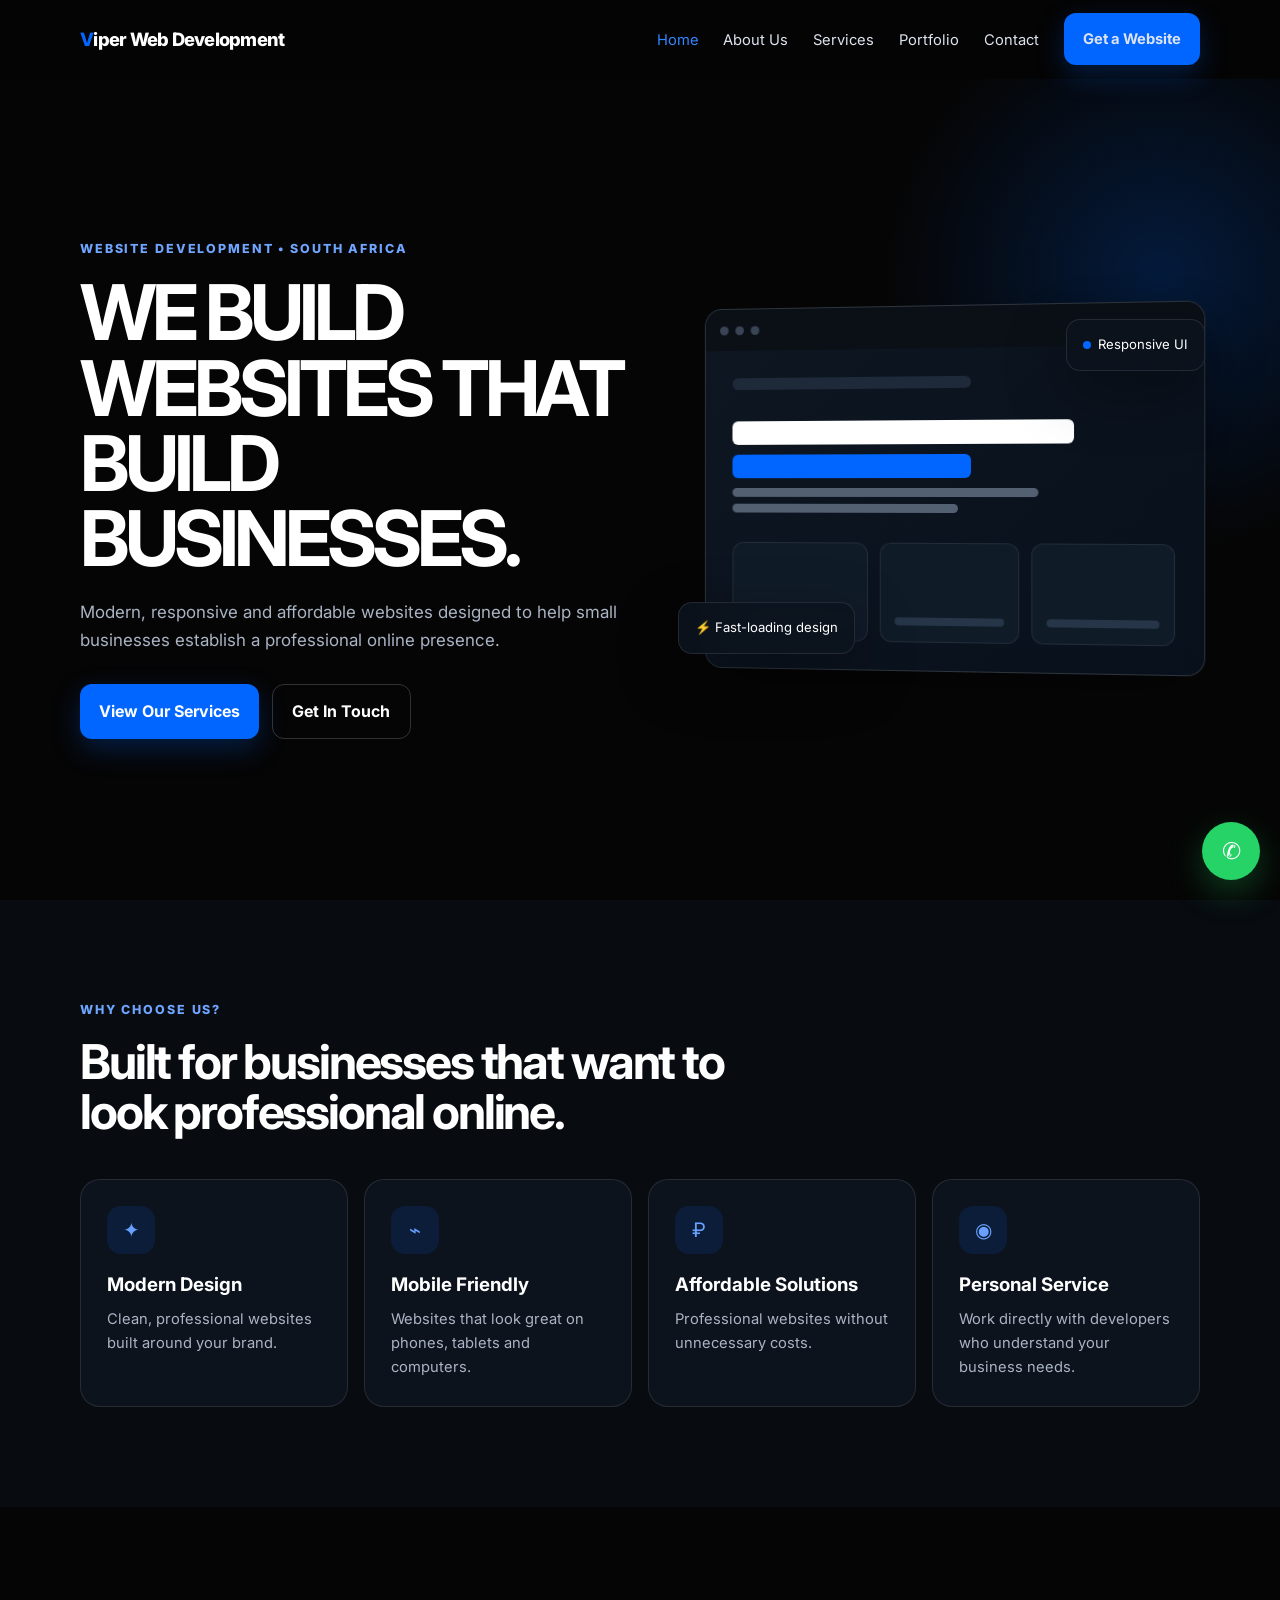
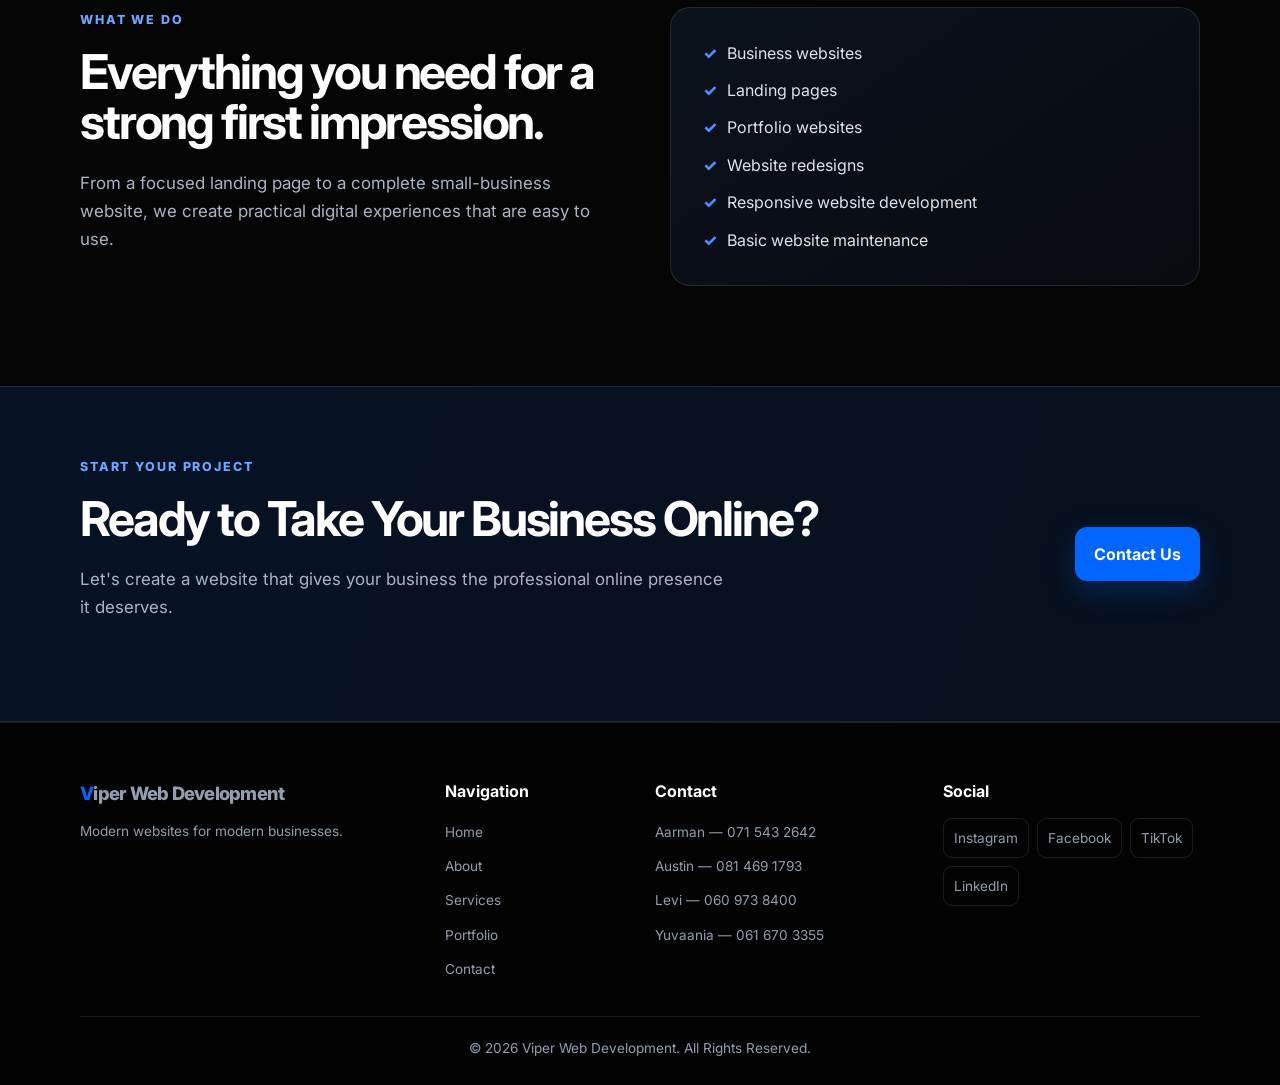
<file: index.html>
<!doctype html>
<html lang="en">
<head>
<meta charset="utf-8"><meta name="viewport" content="width=device-width,initial-scale=1">
<title>Modern Websites That Build Businesses | Viper Web Development</title>
<meta name="description" content="Modern, responsive and affordable website development for small businesses, startups, entrepreneurs and individuals.">
<meta property="og:title" content="Modern Websites That Build Businesses | Viper Web Development"><meta property="og:description" content="Modern, responsive and affordable website development for small businesses, startups, entrepreneurs and individuals.">
<meta property="og:type" content="website">
<link rel="stylesheet" href="styles.css">
</head>
<body>
<header class="site-header">
  <div class="container nav">
    <a class="logo" href="index.html"><span>V</span>iper Web Development</a>
    <button class="menu-toggle" aria-label="Open navigation" aria-expanded="false">☰</button>
    <ul class="nav-links">
      <li><a data-page href="index.html">Home</a></li>
      <li><a data-page href="about.html">About Us</a></li>
      <li><a data-page href="services.html">Services</a></li>
      <li><a data-page href="portfolio.html">Portfolio</a></li>
      <li><a data-page href="contact.html">Contact</a></li>
      <li><a class="btn btn-primary" href="contact.html">Get a Website</a></li>
    </ul>
  </div>
</header>
<main><section class="hero"><div class="container hero-grid">
<div class="reveal hero-copy"><div class="eyebrow">Website Development • South Africa</div><h1>WE BUILD WEBSITES THAT BUILD BUSINESSES.</h1><p>Modern, responsive and affordable websites designed to help small businesses establish a professional online presence.</p><div class="actions"><a class="btn btn-primary" href="./services.html">View Our Services</a><a class="btn btn-outline" href="./contact.html">Get In Touch</a></div></div>
<div class="visual reveal"><div class="browser"><div class="browser-top"><span class="dot"></span><span class="dot"></span><span class="dot"></span></div><div class="browser-body"><div class="mock-nav"></div><div class="mock-title"></div><div class="mock-title blue"></div><div class="mock-copy"></div><div class="mock-copy" style="width:52%"></div><div class="mock-grid"><div class="mock-card"></div><div class="mock-card"></div><div class="mock-card"></div></div></div></div><div class="float-card fc1"><span class="blue-dot"></span>Responsive UI</div><div class="float-card fc2">⚡ Fast-loading design</div></div>
</div></section>
<section class="section alt"><div class="container"><div class="section-head reveal"><div class="eyebrow">Why choose us?</div><h2>Built for businesses that want to look professional online.</h2></div>
<div class="grid-4">
<div class="card reveal"><div class="icon">✦</div><h3>Modern Design</h3><p>Clean, professional websites built around your brand.</p></div>
<div class="card reveal"><div class="icon">⌁</div><h3>Mobile Friendly</h3><p>Websites that look great on phones, tablets and computers.</p></div>
<div class="card reveal"><div class="icon">₽</div><h3>Affordable Solutions</h3><p>Professional websites without unnecessary costs.</p></div>
<div class="card reveal"><div class="icon">◉</div><h3>Personal Service</h3><p>Work directly with developers who understand your business needs.</p></div>
</div></div></section>
<section class="section"><div class="container split"><div class="reveal"><div class="eyebrow">What we do</div><h2>Everything you need for a strong first impression.</h2><p class="lead">From a focused landing page to a complete small-business website, we create practical digital experiences that are easy to use.</p></div><div class="check-panel reveal"><ul class="list"><li>Business websites</li><li>Landing pages</li><li>Portfolio websites</li><li>Website redesigns</li><li>Responsive website development</li><li>Basic website maintenance</li></ul></div></div></section>
<section class="cta"><div class="container cta-inner"><div><div class="eyebrow">Start your project</div><h2>Ready to Take Your Business Online?</h2><p class="lead">Let's create a website that gives your business the professional online presence it deserves.</p></div><a class="btn btn-primary" href="contact.html">Contact Us</a></div></section></main>
<a class="whatsapp" href="https://wa.me/27715432642?text=Hi%2C%20I%20would%20like%20to%20enquire%20about%20getting%20a%20website%20for%20my%20business." target="_blank" rel="noopener" aria-label="Chat on WhatsApp">✆</a>
<footer>
  <div class="container">
    <div class="footer-grid">
      <div><a class="logo" href="index.html"><span>V</span>iper Web Development</a><p style="margin-top:12px">Modern websites for modern businesses.</p></div>
      <div><h4>Navigation</h4><ul class="footer-links"><li><a href="index.html">Home</a></li><li><a href="about.html">About</a></li><li><a href="services.html">Services</a></li><li><a href="portfolio.html">Portfolio</a></li><li><a href="contact.html">Contact</a></li></ul></div>
      <div><h4>Contact</h4><ul class="footer-links"><li><a href="tel:+27715432642">Aarman — 071 543 2642</a></li><li><a href="tel:+27814691793">Austin — 081 469 1793</a></li><li><a href="tel:+27609738400">Levi — 060 973 8400</a></li><li><a href="tel:+27616703355">Yuvaania — 061 670 3355</a></li></ul></div>
      <div><h4>Social</h4><div class="socials"><a href="#" aria-label="Instagram placeholder">Instagram</a><a href="#" aria-label="Facebook placeholder">Facebook</a><a href="#" aria-label="TikTok placeholder">TikTok</a><a href="#" aria-label="LinkedIn placeholder">LinkedIn</a></div></div>
    </div>
    <div class="copyright"><p>© 2026 <span data-company>Viper Web Development</span>. All Rights Reserved.</p></div>
  </div>
</footer>
<script src="script.js"></script>
</body></html>
</file>
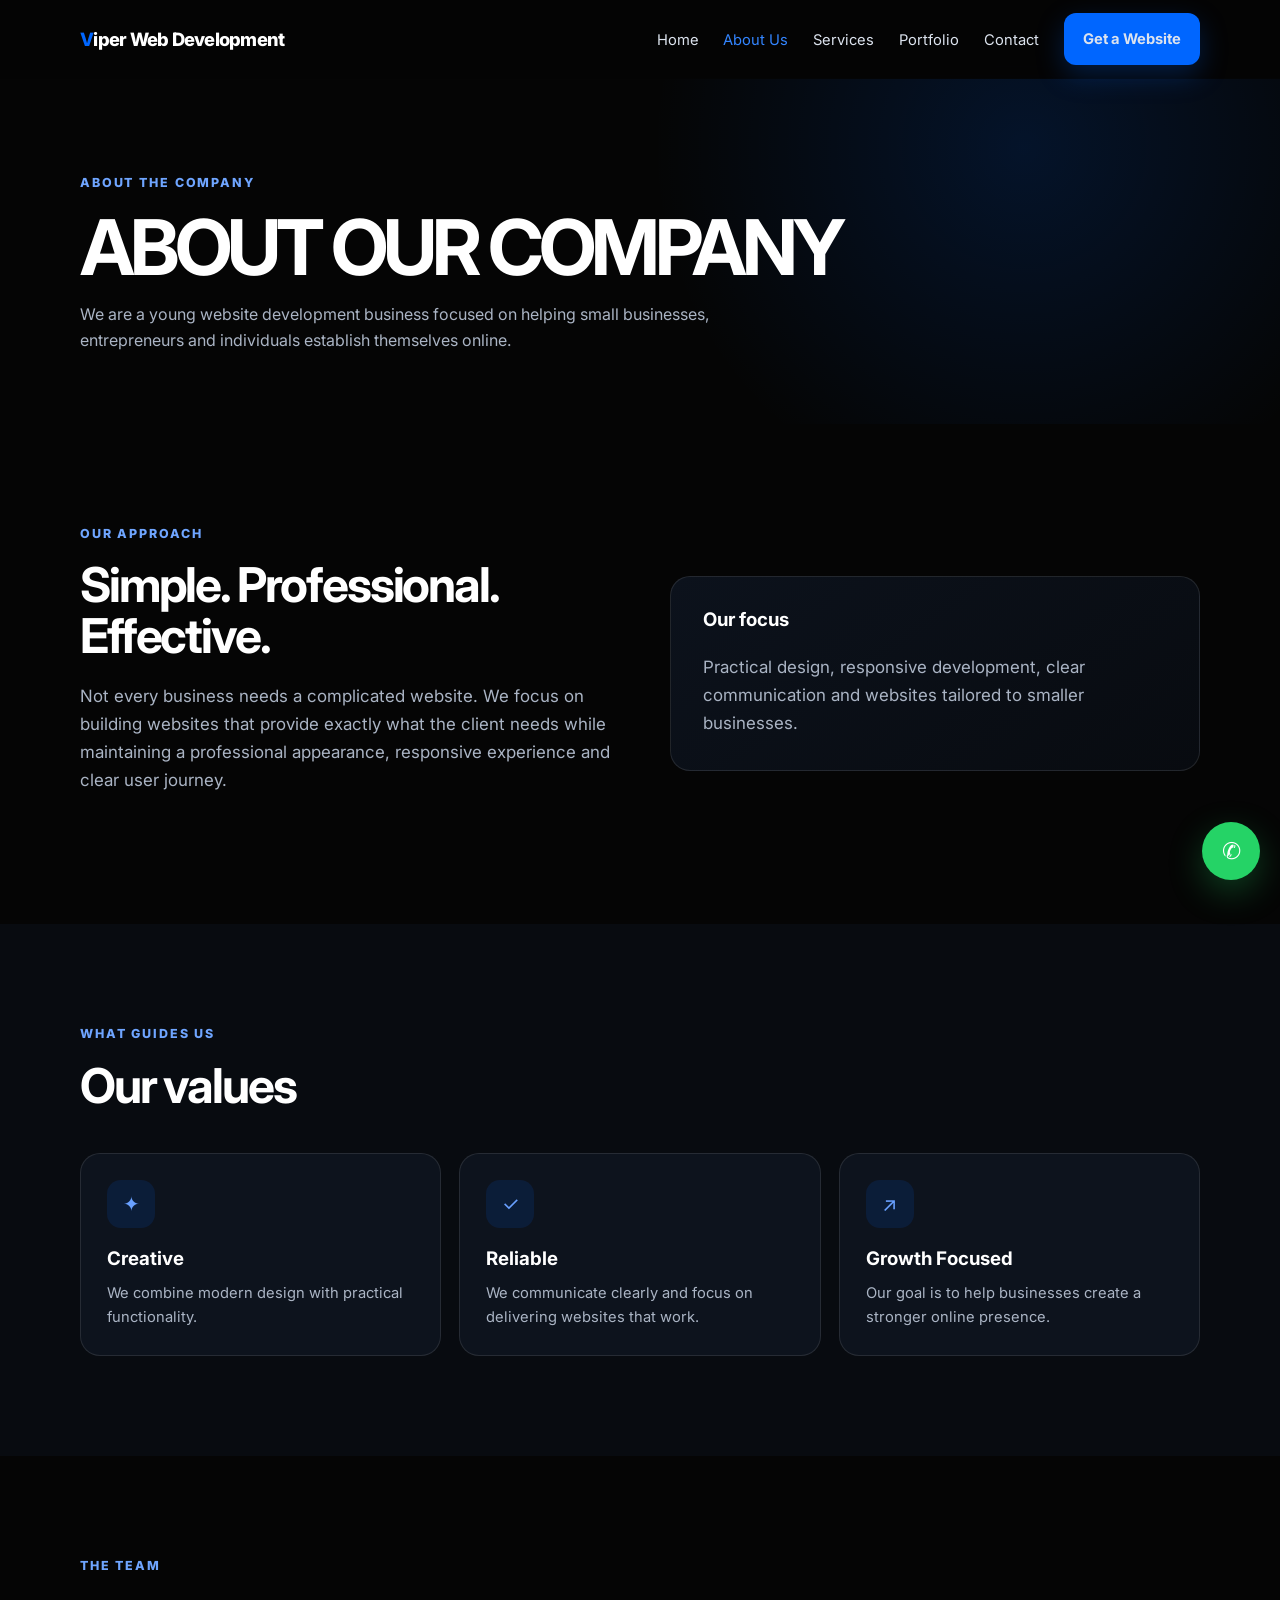
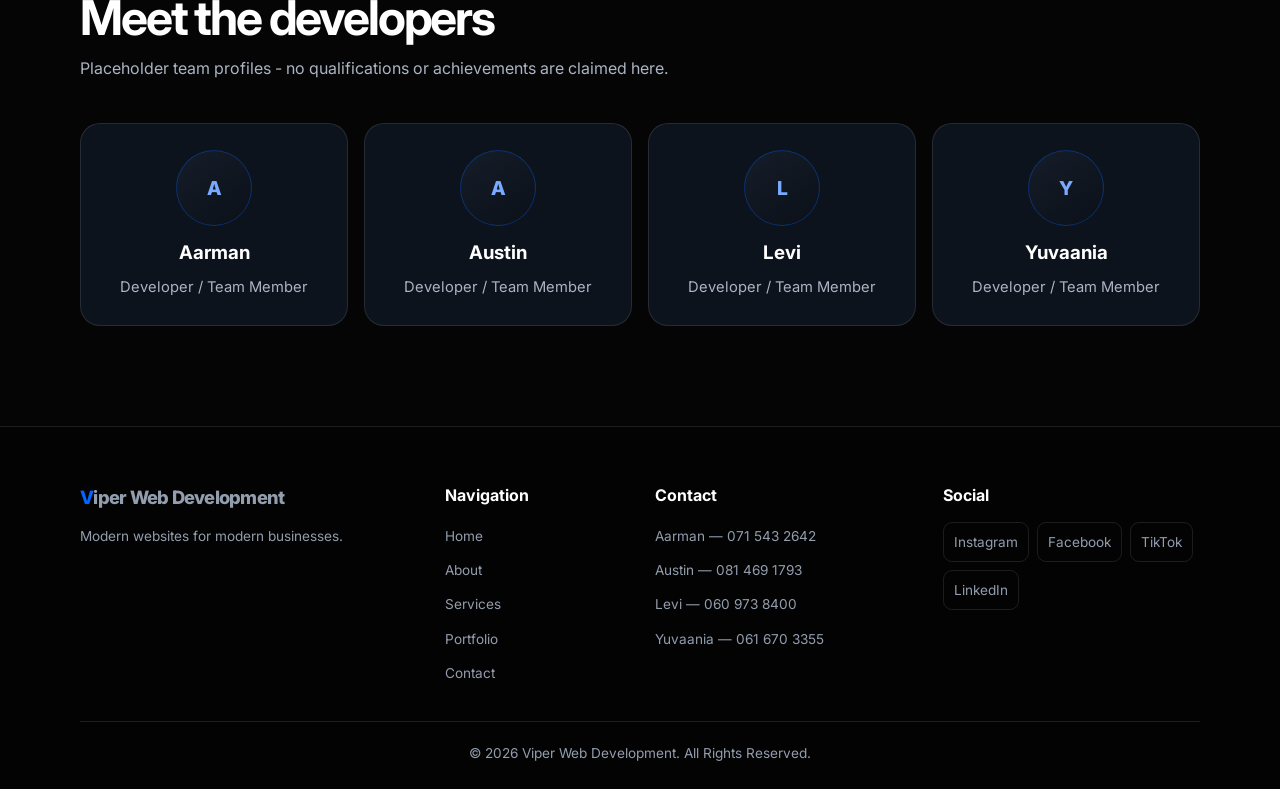
<file: about.html>
<!doctype html>
<html lang="en">
<head>
<meta charset="utf-8"><meta name="viewport" content="width=device-width,initial-scale=1">
<title>About Us | Viper Web Development</title>
<meta name="description" content="Learn about Viper Web Development and our approach to simple, professional and effective websites.">
<meta property="og:title" content="About Us | Viper Web Development"><meta property="og:description" content="Learn about Viper Web Development and our approach to simple, professional and effective websites.">
<meta property="og:type" content="website">
<link rel="stylesheet" href="styles.css">
</head>
<body>
<header class="site-header">
  <div class="container nav">
    <a class="logo" href="index.html"><span>V</span>iper Web Development</a>
    <button class="menu-toggle" aria-label="Open navigation" aria-expanded="false">☰</button>
    <ul class="nav-links">
      <li><a data-page href="index.html">Home</a></li>
      <li><a data-page href="about.html">About Us</a></li>
      <li><a data-page href="services.html">Services</a></li>
      <li><a data-page href="portfolio.html">Portfolio</a></li>
      <li><a data-page href="contact.html">Contact</a></li>
      <li><a class="btn btn-primary" href="contact.html">Get a Website</a></li>
    </ul>
  </div>
</header>
<main><section class="page-hero"><div class="container reveal"><div class="eyebrow">About the company</div><h1>ABOUT OUR COMPANY</h1><p>We are a young website development business focused on helping small businesses, entrepreneurs and individuals establish themselves online.</p></div></section>
<section class="section"><div class="container split"><div class="reveal"><div class="eyebrow">Our approach</div><h2>Simple. Professional. Effective.</h2><p class="lead">Not every business needs a complicated website. We focus on building websites that provide exactly what the client needs while maintaining a professional appearance, responsive experience and clear user journey.</p></div><div class="check-panel reveal"><h3>Our focus</h3><p class="lead" style="margin-bottom:0">Practical design, responsive development, clear communication and websites tailored to smaller businesses.</p></div></div></section>
<section class="section alt"><div class="container"><div class="section-head reveal"><div class="eyebrow">What guides us</div><h2>Our values</h2></div><div class="grid-3"><div class="card reveal"><div class="icon">✦</div><h3>Creative</h3><p>We combine modern design with practical functionality.</p></div><div class="card reveal"><div class="icon">✓</div><h3>Reliable</h3><p>We communicate clearly and focus on delivering websites that work.</p></div><div class="card reveal"><div class="icon">↗</div><h3>Growth Focused</h3><p>Our goal is to help businesses create a stronger online presence.</p></div></div></div></section>
<section class="section"><div class="container"><div class="section-head reveal"><div class="eyebrow">The team</div><h2>Meet the developers</h2><p>Placeholder team profiles - no qualifications or achievements are claimed here.</p></div><div class="grid-4"><div class="card team-card reveal"><div class="avatar">A</div><h3>Aarman</h3><p>Developer / Team Member</p></div><div class="card team-card reveal"><div class="avatar">A</div><h3>Austin</h3><p>Developer / Team Member</p></div><div class="card team-card reveal"><div class="avatar">L</div><h3>Levi</h3><p>Developer / Team Member</p></div><div class="card team-card reveal"><div class="avatar">Y</div><h3>Yuvaania</h3><p>Developer / Team Member</p></div></div></div></section></main>
<a class="whatsapp" href="https://wa.me/27715432642?text=Hi%2C%20I%20would%20like%20to%20enquire%20about%20getting%20a%20website%20for%20my%20business." target="_blank" rel="noopener" aria-label="Chat on WhatsApp">✆</a>
<footer>
  <div class="container">
    <div class="footer-grid">
      <div><a class="logo" href="index.html"><span>V</span>iper Web Development</a><p style="margin-top:12px">Modern websites for modern businesses.</p></div>
      <div><h4>Navigation</h4><ul class="footer-links"><li><a href="index.html">Home</a></li><li><a href="about.html">About</a></li><li><a href="services.html">Services</a></li><li><a href="portfolio.html">Portfolio</a></li><li><a href="contact.html">Contact</a></li></ul></div>
      <div><h4>Contact</h4><ul class="footer-links"><li><a href="tel:+27715432642">Aarman — 071 543 2642</a></li><li><a href="tel:+27814691793">Austin — 081 469 1793</a></li><li><a href="tel:+27609738400">Levi — 060 973 8400</a></li><li><a href="tel:+27616703355">Yuvaania — 061 670 3355</a></li></ul></div>
      <div><h4>Social</h4><div class="socials"><a href="#" aria-label="Instagram placeholder">Instagram</a><a href="#" aria-label="Facebook placeholder">Facebook</a><a href="#" aria-label="TikTok placeholder">TikTok</a><a href="#" aria-label="LinkedIn placeholder">LinkedIn</a></div></div>
    </div>
    <div class="copyright"><p>© 2026 <span data-company>Viper Web Development</span>. All Rights Reserved.</p></div>
  </div>
</footer>
<script src="script.js"></script>
</body></html>
</file>
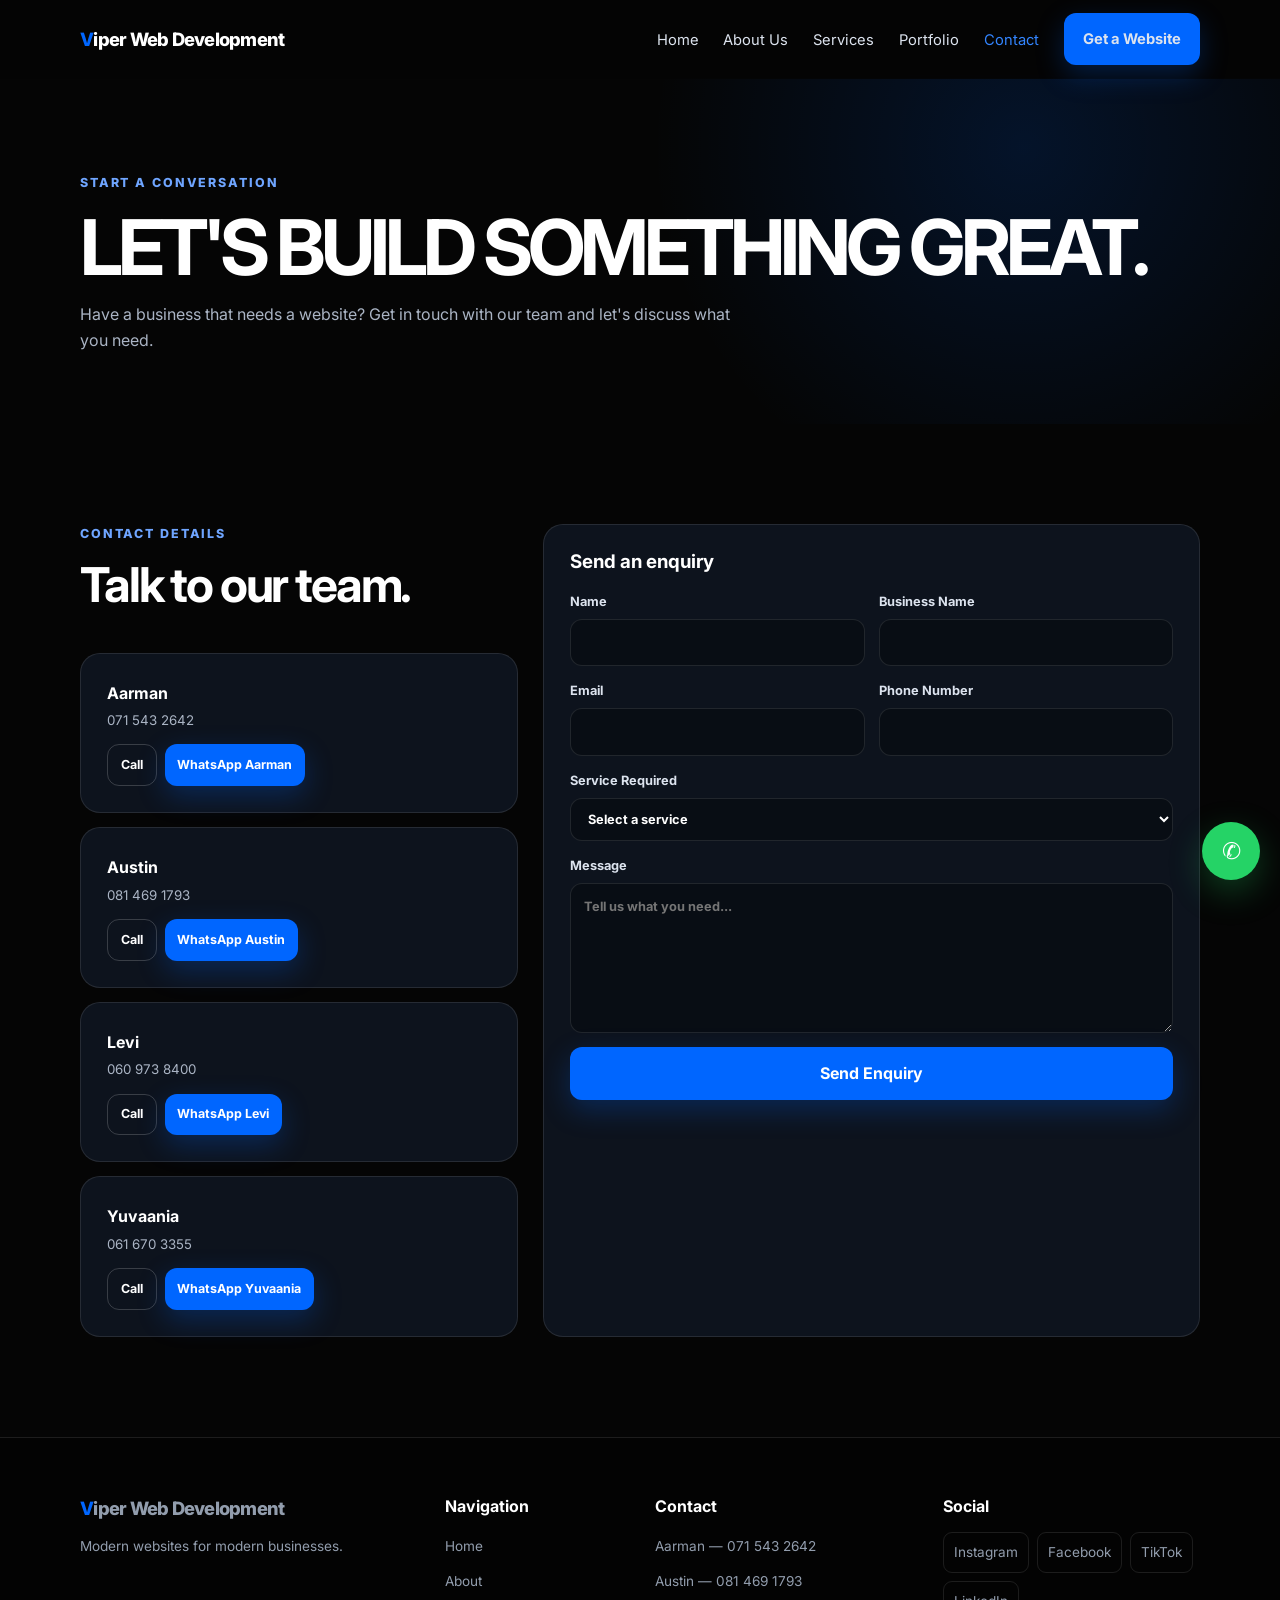
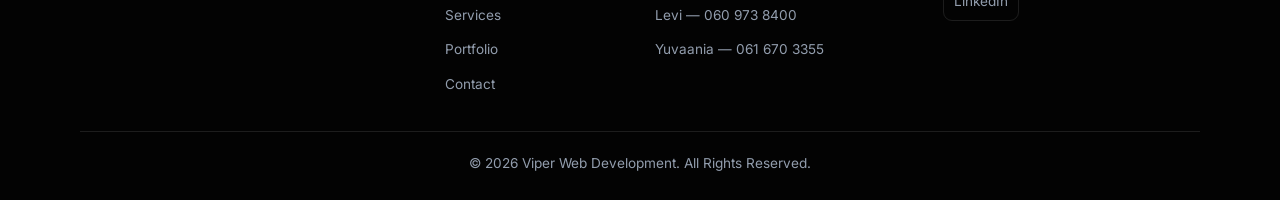
<file: contact.html>
<!doctype html>
<html lang="en">
<head>
<meta charset="utf-8"><meta name="viewport" content="width=device-width,initial-scale=1">
<title>Contact | Viper Web Development</title>
<meta name="description" content="Contact Viper Web Development about building a modern, responsive and affordable website for your business.">
<meta property="og:title" content="Contact | Viper Web Development"><meta property="og:description" content="Contact Viper Web Development about building a modern, responsive and affordable website for your business.">
<meta property="og:type" content="website">
<link rel="stylesheet" href="styles.css">
</head>
<body>
<header class="site-header">
  <div class="container nav">
    <a class="logo" href="index.html"><span>V</span>iper Web Development</a>
    <button class="menu-toggle" aria-label="Open navigation" aria-expanded="false">☰</button>
    <ul class="nav-links">
      <li><a data-page href="index.html">Home</a></li>
      <li><a data-page href="about.html">About Us</a></li>
      <li><a data-page href="services.html">Services</a></li>
      <li><a data-page href="portfolio.html">Portfolio</a></li>
      <li><a data-page href="contact.html">Contact</a></li>
      <li><a class="btn btn-primary" href="contact.html">Get a Website</a></li>
    </ul>
  </div>
</header>
<main><section class="page-hero"><div class="container reveal"><div class="eyebrow">Start a conversation</div><h1>LET'S BUILD SOMETHING GREAT.</h1><p>Have a business that needs a website? Get in touch with our team and let's discuss what you need.</p></div></section>
<section class="section"><div class="container contact-grid"><div><div class="section-head reveal"><div class="eyebrow">Contact details</div><h2>Talk to our team.</h2></div>
<div class="contact-list">
<div class="card contact-card reveal"><div><strong>Aarman</strong><small>071 543 2642</small><div class="contact-actions"><a class="btn btn-outline" href="tel:+27715432642">Call</a><a class="btn btn-primary" target="_blank" rel="noopener" href="https://wa.me/27715432642?text=Hi%2C%20I%20would%20like%20to%20enquire%20about%20getting%20a%20website%20for%20my%20business.">WhatsApp Aarman</a></div></div></div>
<div class="card contact-card reveal"><div><strong>Austin</strong><small>081 469 1793</small><div class="contact-actions"><a class="btn btn-outline" href="tel:+27814691793">Call</a><a class="btn btn-primary" target="_blank" rel="noopener" href="https://wa.me/27814691793?text=Hi%2C%20I%20would%20like%20to%20enquire%20about%20getting%20a%20website%20for%20my%20business.">WhatsApp Austin</a></div></div></div>
<div class="card contact-card reveal"><div><strong>Levi</strong><small>060 973 8400</small><div class="contact-actions"><a class="btn btn-outline" href="tel:+27609738400">Call</a><a class="btn btn-primary" target="_blank" rel="noopener" href="https://wa.me/27609738400?text=Hi%2C%20I%20would%20like%20to%20enquire%20about%20getting%20a%20website%20for%20my%20business.">WhatsApp Levi</a></div></div></div>
<div class="card contact-card reveal"><div><strong>Yuvaania</strong><small>061 670 3355</small><div class="contact-actions"><a class="btn btn-outline" href="tel:+27616703355">Call</a><a class="btn btn-primary" target="_blank" rel="noopener" href="https://wa.me/27616703355?text=Hi%2C%20I%20would%20like%20to%20enquire%20about%20getting%20a%20website%20for%20my%20business.">WhatsApp Yuvaania</a></div></div></div>
</div></div>
<div class="card reveal"><h3 style="margin-bottom:18px">Send an enquiry</h3><form id="contactForm" action="https://formsubmit.co/ajax/vipercodez0101@gmail.com" method="POST">
<input type="hidden" name="_subject" value="New Viper Web Development enquiry">
<input type="hidden" name="_captcha" value="false">
<input type="hidden" name="_template" value="table">
<input type="text" name="_honey" tabindex="-1" autocomplete="off" aria-hidden="true" style="display:none">
<div class="form-grid"><label>Name<input required name="name" autocomplete="name"></label><label>Business Name<input required name="business" autocomplete="organization"></label></div>
<div class="form-grid"><label>Email<input required type="email" name="email" autocomplete="email"></label><label>Phone Number<input required type="tel" name="phone" autocomplete="tel"></label></div>
<label>Service Required<select required name="service"><option value="">Select a service</option><option>Business Website</option><option>Landing Page</option><option>Portfolio Website</option><option>Website Redesign</option><option>Responsive Development</option><option>Website Maintenance</option></select></label>
<label>Message<textarea required name="message" placeholder="Tell us what you need..."></textarea></label>
<button class="btn btn-primary" type="submit">Send Enquiry</button><p id="formNotice" class="notice" role="status"></p>
</form></div></div></section></main>
<a class="whatsapp" href="https://wa.me/27715432642?text=Hi%2C%20I%20would%20like%20to%20enquire%20about%20getting%20a%20website%20for%20my%20business." target="_blank" rel="noopener" aria-label="Chat on WhatsApp">✆</a>
<footer>
  <div class="container">
    <div class="footer-grid">
      <div><a class="logo" href="index.html"><span>V</span>iper Web Development</a><p style="margin-top:12px">Modern websites for modern businesses.</p></div>
      <div><h4>Navigation</h4><ul class="footer-links"><li><a href="index.html">Home</a></li><li><a href="about.html">About</a></li><li><a href="services.html">Services</a></li><li><a href="portfolio.html">Portfolio</a></li><li><a href="contact.html">Contact</a></li></ul></div>
      <div><h4>Contact</h4><ul class="footer-links"><li><a href="tel:+27715432642">Aarman — 071 543 2642</a></li><li><a href="tel:+27814691793">Austin — 081 469 1793</a></li><li><a href="tel:+27609738400">Levi — 060 973 8400</a></li><li><a href="tel:+27616703355">Yuvaania — 061 670 3355</a></li></ul></div>
      <div><h4>Social</h4><div class="socials"><a href="#" aria-label="Instagram placeholder">Instagram</a><a href="#" aria-label="Facebook placeholder">Facebook</a><a href="#" aria-label="TikTok placeholder">TikTok</a><a href="#" aria-label="LinkedIn placeholder">LinkedIn</a></div></div>
    </div>
    <div class="copyright"><p>© 2026 <span data-company>Viper Web Development</span>. All Rights Reserved.</p></div>
  </div>
</footer>
<script src="script.js"></script>
</body></html>
</file>
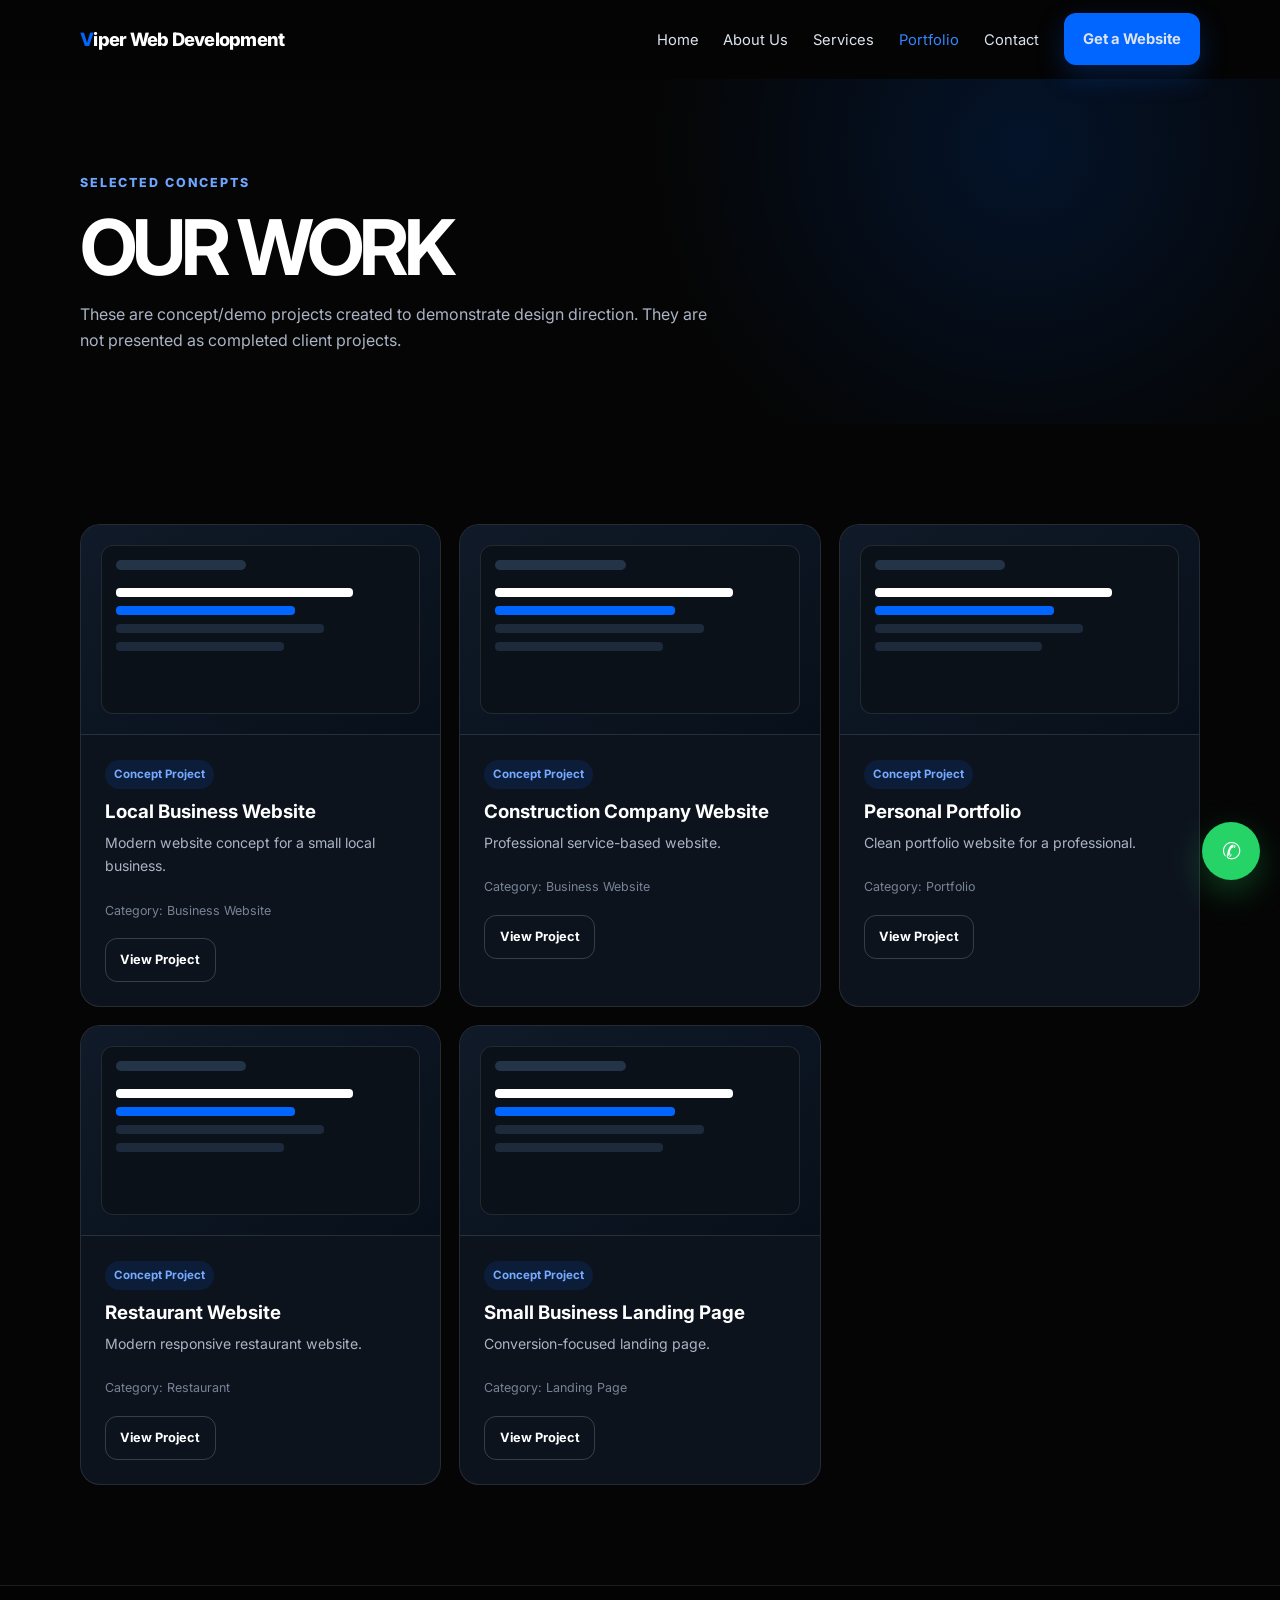
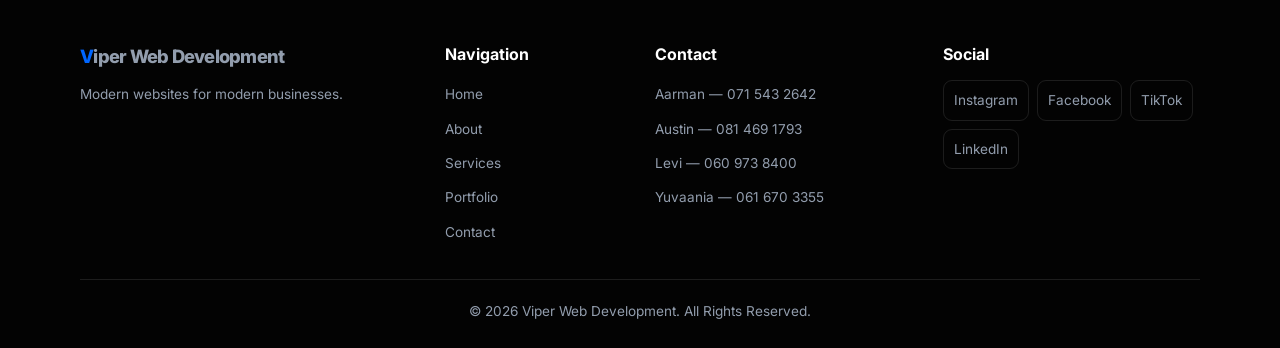
<file: portfolio.html>
<!doctype html>
<html lang="en">
<head>
<meta charset="utf-8"><meta name="viewport" content="width=device-width,initial-scale=1">
<title>Portfolio | Viper Web Development</title>
<meta name="description" content="Explore concept and demo website projects created to demonstrate modern website design and development.">
<meta property="og:title" content="Portfolio | Viper Web Development"><meta property="og:description" content="Explore concept and demo website projects created to demonstrate modern website design and development.">
<meta property="og:type" content="website">
<link rel="stylesheet" href="styles.css">
</head>
<body>
<header class="site-header">
  <div class="container nav">
    <a class="logo" href="index.html"><span>V</span>iper Web Development</a>
    <button class="menu-toggle" aria-label="Open navigation" aria-expanded="false">☰</button>
    <ul class="nav-links">
      <li><a data-page href="index.html">Home</a></li>
      <li><a data-page href="about.html">About Us</a></li>
      <li><a data-page href="services.html">Services</a></li>
      <li><a data-page href="portfolio.html">Portfolio</a></li>
      <li><a data-page href="contact.html">Contact</a></li>
      <li><a class="btn btn-primary" href="contact.html">Get a Website</a></li>
    </ul>
  </div>
</header>
<main><section class="page-hero"><div class="container reveal"><div class="eyebrow">Selected concepts</div><h1>OUR WORK</h1><p>These are concept/demo projects created to demonstrate design direction. They are not presented as completed client projects.</p></div></section>
<section class="section"><div class="container"><div class="grid-3"><article class="card project reveal"><div class="project-mock"><div class="project-window"><div class="project-bar"></div><div class="project-lines"><span></span><span></span><span></span><span style="width:58%"></span></div></div></div><div class="project-content"><span class="tag">Concept Project</span><h3>Local Business Website</h3><p>Modern website concept for a small local business.</p><span class="small-note">Category: Business Website</span><div style="margin-top:16px"><a class="btn btn-outline" href="contact.html">View Project</a></div></div></article><article class="card project reveal"><div class="project-mock"><div class="project-window"><div class="project-bar"></div><div class="project-lines"><span></span><span></span><span></span><span style="width:58%"></span></div></div></div><div class="project-content"><span class="tag">Concept Project</span><h3>Construction Company Website</h3><p>Professional service-based website.</p><span class="small-note">Category: Business Website</span><div style="margin-top:16px"><a class="btn btn-outline" href="contact.html">View Project</a></div></div></article><article class="card project reveal"><div class="project-mock"><div class="project-window"><div class="project-bar"></div><div class="project-lines"><span></span><span></span><span></span><span style="width:58%"></span></div></div></div><div class="project-content"><span class="tag">Concept Project</span><h3>Personal Portfolio</h3><p>Clean portfolio website for a professional.</p><span class="small-note">Category: Portfolio</span><div style="margin-top:16px"><a class="btn btn-outline" href="contact.html">View Project</a></div></div></article><article class="card project reveal"><div class="project-mock"><div class="project-window"><div class="project-bar"></div><div class="project-lines"><span></span><span></span><span></span><span style="width:58%"></span></div></div></div><div class="project-content"><span class="tag">Concept Project</span><h3>Restaurant Website</h3><p>Modern responsive restaurant website.</p><span class="small-note">Category: Restaurant</span><div style="margin-top:16px"><a class="btn btn-outline" href="contact.html">View Project</a></div></div></article><article class="card project reveal"><div class="project-mock"><div class="project-window"><div class="project-bar"></div><div class="project-lines"><span></span><span></span><span></span><span style="width:58%"></span></div></div></div><div class="project-content"><span class="tag">Concept Project</span><h3>Small Business Landing Page</h3><p>Conversion-focused landing page.</p><span class="small-note">Category: Landing Page</span><div style="margin-top:16px"><a class="btn btn-outline" href="contact.html">View Project</a></div></div></article></div></div></section></main>
<a class="whatsapp" href="https://wa.me/27715432642?text=Hi%2C%20I%20would%20like%20to%20enquire%20about%20getting%20a%20website%20for%20my%20business." target="_blank" rel="noopener" aria-label="Chat on WhatsApp">✆</a>
<footer>
  <div class="container">
    <div class="footer-grid">
      <div><a class="logo" href="index.html"><span>V</span>iper Web Development</a><p style="margin-top:12px">Modern websites for modern businesses.</p></div>
      <div><h4>Navigation</h4><ul class="footer-links"><li><a href="index.html">Home</a></li><li><a href="about.html">About</a></li><li><a href="services.html">Services</a></li><li><a href="portfolio.html">Portfolio</a></li><li><a href="contact.html">Contact</a></li></ul></div>
      <div><h4>Contact</h4><ul class="footer-links"><li><a href="tel:+27715432642">Aarman — 071 543 2642</a></li><li><a href="tel:+27814691793">Austin — 081 469 1793</a></li><li><a href="tel:+27609738400">Levi — 060 973 8400</a></li><li><a href="tel:+27616703355">Yuvaania — 061 670 3355</a></li></ul></div>
      <div><h4>Social</h4><div class="socials"><a href="#" aria-label="Instagram placeholder">Instagram</a><a href="#" aria-label="Facebook placeholder">Facebook</a><a href="#" aria-label="TikTok placeholder">TikTok</a><a href="#" aria-label="LinkedIn placeholder">LinkedIn</a></div></div>
    </div>
    <div class="copyright"><p>© 2026 <span data-company>Viper Web Development</span>. All Rights Reserved.</p></div>
  </div>
</footer>
<script src="script.js"></script>
</body></html>
</file>
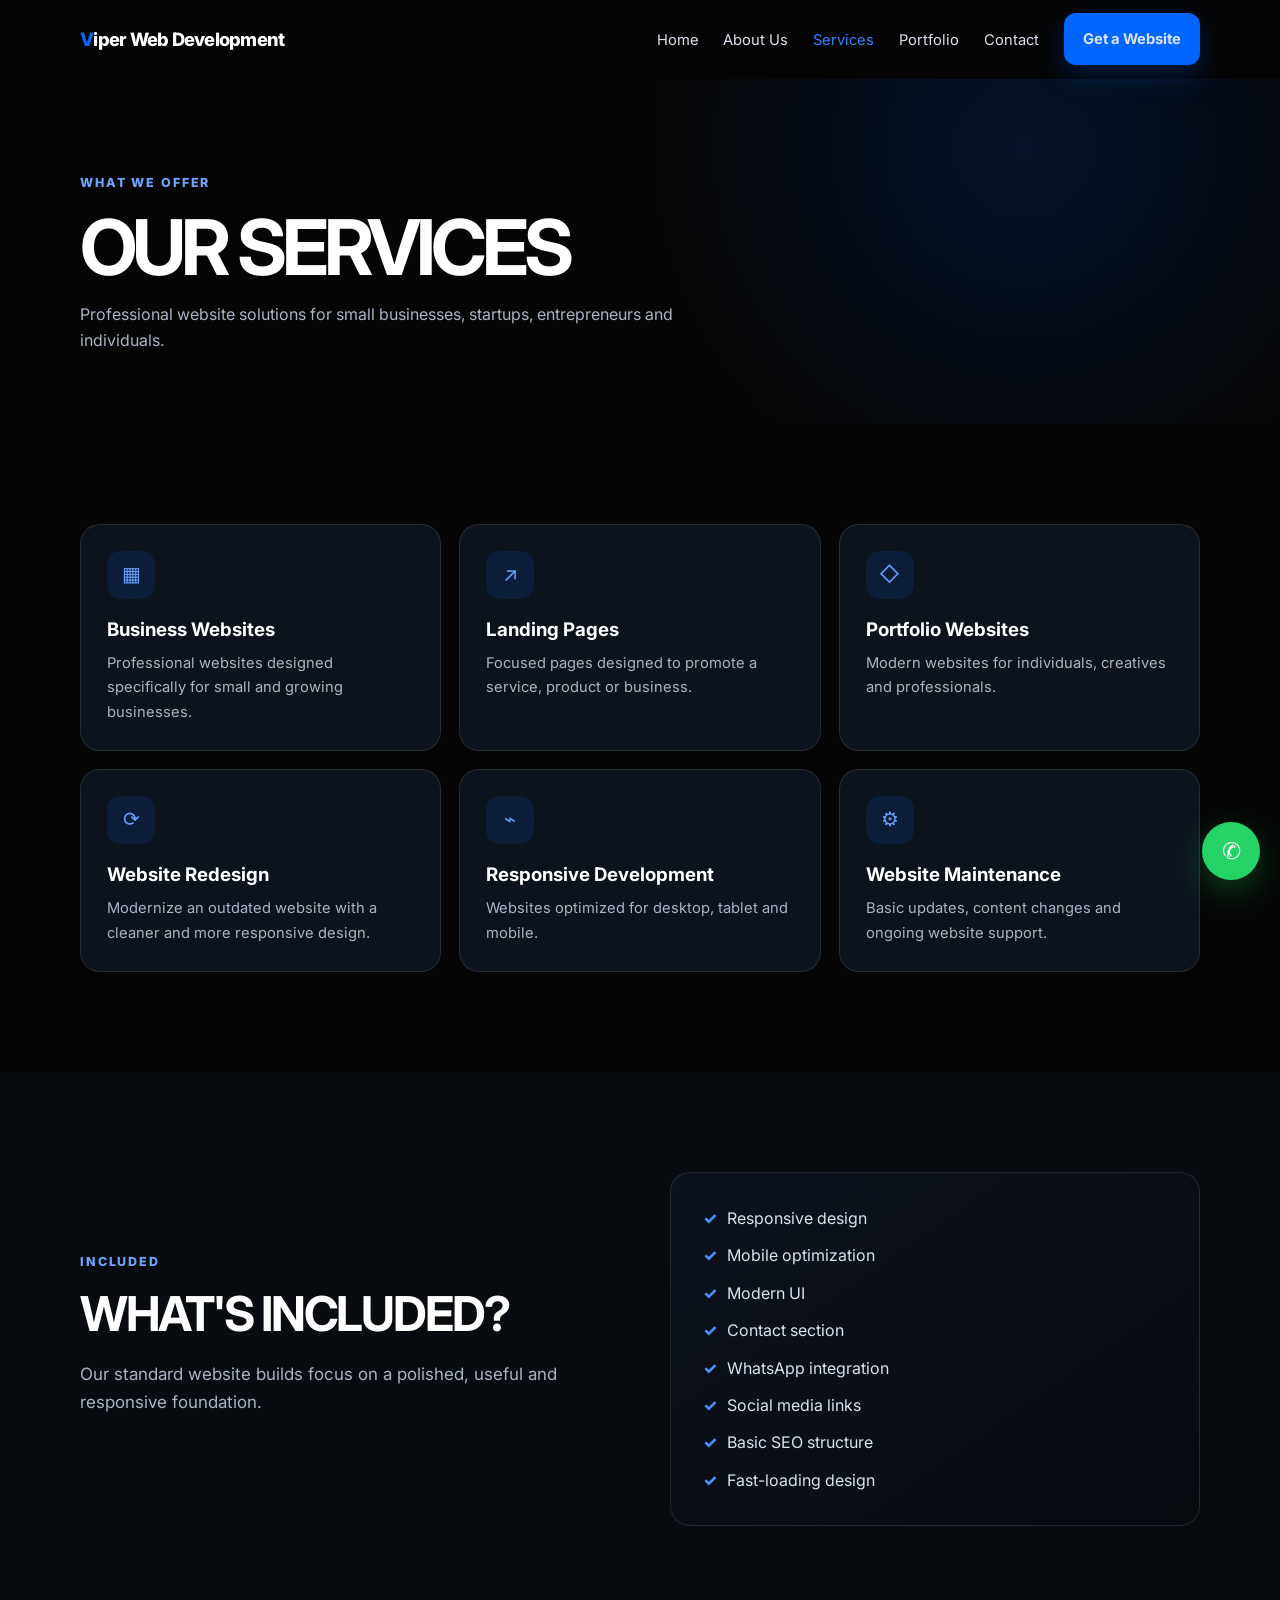
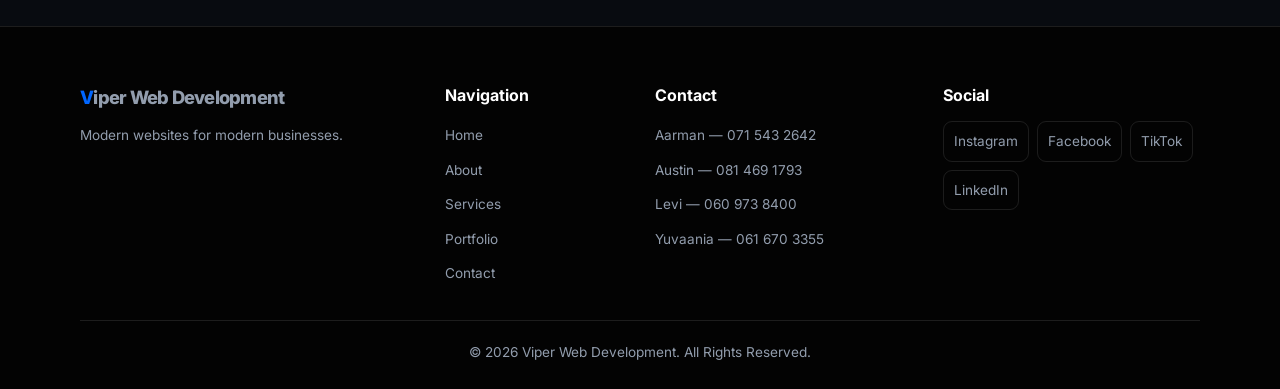
<file: services.html>
<!doctype html>
<html lang="en">
<head>
<meta charset="utf-8"><meta name="viewport" content="width=device-width,initial-scale=1">
<title>Services | Viper Web Development</title>
<meta name="description" content="Website development services including business websites, landing pages, portfolios, redesigns, responsive development and basic maintenance.">
<meta property="og:title" content="Services | Viper Web Development"><meta property="og:description" content="Website development services including business websites, landing pages, portfolios, redesigns, responsive development and basic maintenance.">
<meta property="og:type" content="website">
<link rel="stylesheet" href="styles.css">
</head>
<body>
<header class="site-header">
  <div class="container nav">
    <a class="logo" href="index.html"><span>V</span>iper Web Development</a>
    <button class="menu-toggle" aria-label="Open navigation" aria-expanded="false">☰</button>
    <ul class="nav-links">
      <li><a data-page href="index.html">Home</a></li>
      <li><a data-page href="about.html">About Us</a></li>
      <li><a data-page href="services.html">Services</a></li>
      <li><a data-page href="portfolio.html">Portfolio</a></li>
      <li><a data-page href="contact.html">Contact</a></li>
      <li><a class="btn btn-primary" href="contact.html">Get a Website</a></li>
    </ul>
  </div>
</header>
<main><section class="page-hero"><div class="container reveal"><div class="eyebrow">What we offer</div><h1>OUR SERVICES</h1><p>Professional website solutions for small businesses, startups, entrepreneurs and individuals.</p></div></section>
<section class="section"><div class="container"><div class="grid-3"><div class="card reveal"><div class="icon">▦</div><h3>Business Websites</h3><p>Professional websites designed specifically for small and growing businesses.</p></div><div class="card reveal"><div class="icon">↗</div><h3>Landing Pages</h3><p>Focused pages designed to promote a service, product or business.</p></div><div class="card reveal"><div class="icon">◇</div><h3>Portfolio Websites</h3><p>Modern websites for individuals, creatives and professionals.</p></div><div class="card reveal"><div class="icon">⟳</div><h3>Website Redesign</h3><p>Modernize an outdated website with a cleaner and more responsive design.</p></div><div class="card reveal"><div class="icon">⌁</div><h3>Responsive Development</h3><p>Websites optimized for desktop, tablet and mobile.</p></div><div class="card reveal"><div class="icon">⚙</div><h3>Website Maintenance</h3><p>Basic updates, content changes and ongoing website support.</p></div></div></div></section>
<section class="section alt"><div class="container split"><div class="reveal"><div class="eyebrow">Included</div><h2>WHAT'S INCLUDED?</h2><p class="lead">Our standard website builds focus on a polished, useful and responsive foundation.</p></div><div class="check-panel reveal"><ul class="list"><li>Responsive design</li><li>Mobile optimization</li><li>Modern UI</li><li>Contact section</li><li>WhatsApp integration</li><li>Social media links</li><li>Basic SEO structure</li><li>Fast-loading design</li></ul></div></div></section></main>
<a class="whatsapp" href="https://wa.me/27715432642?text=Hi%2C%20I%20would%20like%20to%20enquire%20about%20getting%20a%20website%20for%20my%20business." target="_blank" rel="noopener" aria-label="Chat on WhatsApp">✆</a>
<footer>
  <div class="container">
    <div class="footer-grid">
      <div><a class="logo" href="index.html"><span>V</span>iper Web Development</a><p style="margin-top:12px">Modern websites for modern businesses.</p></div>
      <div><h4>Navigation</h4><ul class="footer-links"><li><a href="index.html">Home</a></li><li><a href="about.html">About</a></li><li><a href="services.html">Services</a></li><li><a href="portfolio.html">Portfolio</a></li><li><a href="contact.html">Contact</a></li></ul></div>
      <div><h4>Contact</h4><ul class="footer-links"><li><a href="tel:+27715432642">Aarman — 071 543 2642</a></li><li><a href="tel:+27814691793">Austin — 081 469 1793</a></li><li><a href="tel:+27609738400">Levi — 060 973 8400</a></li><li><a href="tel:+27616703355">Yuvaania — 061 670 3355</a></li></ul></div>
      <div><h4>Social</h4><div class="socials"><a href="#" aria-label="Instagram placeholder">Instagram</a><a href="#" aria-label="Facebook placeholder">Facebook</a><a href="#" aria-label="TikTok placeholder">TikTok</a><a href="#" aria-label="LinkedIn placeholder">LinkedIn</a></div></div>
    </div>
    <div class="copyright"><p>© 2026 <span data-company>Viper Web Development</span>. All Rights Reserved.</p></div>
  </div>
</footer>
<script src="script.js"></script>
</body></html>
</file>
<file: styles.css>
@import url('https://fonts.googleapis.com/css2?family=Inter:wght@400;500;600;700;800&display=swap');

:root{
  --black:#050505; --black2:#0b0f17; --blue:#0066ff; --blue2:#3385ff;
  --white:#fff; --muted:#aab4c4; --line:rgba(255,255,255,.1);
  --card:#0d131d; --radius:20px; --shadow:0 20px 60px rgba(0,0,0,.35);
}
*{box-sizing:border-box;margin:0;padding:0}
html{scroll-behavior:smooth}
body{font-family:Inter,Arial,sans-serif;background:var(--black);color:var(--white);line-height:1.65}
a{color:inherit;text-decoration:none}
img{max-width:100%;display:block}
button,input,select,textarea{font:inherit}
button{cursor:pointer}
.container{width:min(1120px,92%);margin:auto}
.site-header{position:fixed;top:0;left:0;right:0;z-index:1000;background:rgba(5,5,5,.82);backdrop-filter:blur(16px);border-bottom:1px solid transparent;transition:.3s}
.site-header.scrolled{border-color:var(--line);box-shadow:0 10px 30px rgba(0,0,0,.2)}
.nav{height:78px;display:flex;align-items:center;justify-content:space-between}
.logo{font-weight:800;font-size:1.15rem;letter-spacing:-.04em}
.logo span{color:var(--blue)}
.nav-links{display:flex;align-items:center;gap:1.55rem;list-style:none}
.nav-links a{color:#dce3ee;font-size:.92rem;transition:.25s}
.nav-links a:hover,.nav-links a.active{color:#fff}
.nav-links a.active{color:var(--blue2)}
.btn{display:inline-flex;align-items:center;justify-content:center;gap:.5rem;border:0;border-radius:12px;padding:.85rem 1.2rem;font-weight:700;transition:.25s;touch-action:manipulation;-webkit-tap-highlight-color:transparent}
.btn-primary{background:var(--blue);color:#fff;box-shadow:0 10px 28px rgba(0,102,255,.25)}
.btn-primary:hover{transform:translateY(-2px);background:#1672ff}
.btn-outline{border:1px solid rgba(255,255,255,.18);background:transparent;color:#fff}
.btn-outline:hover{border-color:var(--blue);background:rgba(0,102,255,.1)}
.menu-toggle{display:none;background:none;color:#fff;border:0;font-size:1.5rem}
main{padding-top:78px}
.hero{min-height:calc(100vh - 78px);display:grid;place-items:center;position:relative;overflow:hidden}
.hero:before{content:"";position:absolute;width:600px;height:600px;background:radial-gradient(circle,rgba(0,102,255,.22),transparent 65%);right:-180px;top:-100px}
.hero-grid{display:grid;grid-template-columns:1.05fr .95fr;gap:4rem;align-items:center}
.hero-copy{position:relative;z-index:1}
.eyebrow{color:#6fa5ff;font-size:.78rem;font-weight:800;letter-spacing:.15em;text-transform:uppercase;margin-bottom:1rem}
h1{font-size:clamp(2.6rem,6vw,5.2rem);line-height:.98;letter-spacing:-.065em}
h2{font-size:clamp(2rem,4vw,3rem);line-height:1.05;letter-spacing:-.045em}
h3{line-height:1.2}
.hero p,.lead{color:var(--muted);font-size:1.06rem;max-width:650px;margin:1.4rem 0 1.8rem}
.actions{display:flex;gap:.8rem;flex-wrap:wrap}
.visual{position:relative;min-height:430px;display:grid;place-items:center}
.browser{width:min(520px,100%);background:#111923;border:1px solid rgba(255,255,255,.12);border-radius:18px;box-shadow:var(--shadow);overflow:hidden;transform:perspective(900px) rotateY(-5deg)}
.browser-top{height:42px;background:#0b1017;display:flex;align-items:center;gap:7px;padding:0 15px}
.dot{width:9px;height:9px;border-radius:50%;background:#394454}
.browser-body{padding:28px;background:linear-gradient(135deg,#0e1621,#08101c)}
.mock-nav{height:12px;width:55%;background:#1e2a39;border-radius:8px;margin-bottom:32px}
.mock-title{height:24px;width:78%;background:#fff;border-radius:6px;margin-bottom:10px}
.mock-title.blue{width:55%;background:var(--blue)}
.mock-copy{height:9px;width:70%;background:#526071;border-radius:5px;margin-bottom:7px}
.mock-grid{display:grid;grid-template-columns:repeat(3,1fr);gap:12px;margin-top:30px}
.mock-card{height:100px;border:1px solid rgba(255,255,255,.08);border-radius:12px;background:#101b28;position:relative}
.mock-card:after{content:"";position:absolute;left:14px;right:14px;bottom:16px;height:8px;border-radius:5px;background:#263548}
.float-card{position:absolute;background:rgba(12,19,29,.9);border:1px solid var(--line);padding:14px 16px;border-radius:14px;box-shadow:var(--shadow);backdrop-filter:blur(10px);font-size:.82rem}
.fc1{top:45px;right:-5px}.fc2{bottom:50px;left:-20px}.blue-dot{display:inline-block;width:8px;height:8px;background:var(--blue);border-radius:50%;margin-right:7px}
.section{padding:100px 0}
.section.alt{background:#080b10}
.section-head{max-width:700px;margin-bottom:42px}
.section-head p{color:var(--muted);margin-top:12px}
.grid-4{display:grid;grid-template-columns:repeat(4,1fr);gap:16px}
.grid-3{display:grid;grid-template-columns:repeat(3,1fr);gap:18px}
.card{background:var(--card);border:1px solid var(--line);border-radius:var(--radius);padding:26px;transition:.3s}
.card:hover{transform:translateY(-5px);border-color:rgba(0,102,255,.5);box-shadow:0 18px 50px rgba(0,0,0,.25)}
.icon{width:48px;height:48px;display:grid;place-items:center;border-radius:14px;background:rgba(0,102,255,.12);color:#69a0ff;font-size:1.25rem;margin-bottom:20px}
.card p{color:var(--muted);font-size:.92rem;margin-top:10px}
.list{list-style:none;display:grid;gap:11px;color:#dce3ee}
.list li:before{content:"✓";color:#4d91ff;font-weight:800;margin-right:10px}
.split{display:grid;grid-template-columns:1fr 1fr;gap:60px;align-items:center}
.check-panel{padding:32px;border:1px solid var(--line);border-radius:var(--radius);background:linear-gradient(145deg,#0c121c,#080b10)}
.team-card{text-align:center}
.avatar{width:76px;height:76px;border-radius:50%;display:grid;place-items:center;background:linear-gradient(145deg,#151d29,#0b1018);border:1px solid rgba(0,102,255,.35);color:#79aaff;font-size:1.2rem;font-weight:800;margin:0 auto 16px}
.project{overflow:hidden;padding:0}
.project-mock{height:210px;padding:20px;background:linear-gradient(145deg,#101a28,#07101a);border-bottom:1px solid var(--line)}
.project-window{height:100%;border:1px solid rgba(255,255,255,.1);border-radius:12px;background:#0b1119;padding:14px}
.project-bar{height:10px;width:45%;background:#243448;border-radius:5px;margin-bottom:18px}
.project-lines{display:grid;gap:9px}.project-lines span{height:9px;border-radius:4px;background:#1c2a3c}.project-lines span:nth-child(1){width:82%;background:#fff}.project-lines span:nth-child(2){width:62%;background:var(--blue)}.project-lines span:nth-child(3){width:72%}
.project-content{padding:24px}.tag{display:inline-block;padding:5px 9px;border-radius:20px;background:rgba(0,102,255,.12);color:#76a9ff;font-size:.72rem;font-weight:700;margin-bottom:12px}
.project-content p{color:var(--muted);font-size:.88rem;margin:8px 0 18px}
.project-content .btn{font-size:.8rem;padding:.65rem .9rem}
.contact-grid{display:grid;grid-template-columns:.8fr 1.2fr;gap:25px}
.contact-list{display:grid;gap:14px}
.contact-card{display:flex;justify-content:space-between;align-items:center;gap:15px}
.contact-card strong{display:block}.contact-card small{color:var(--muted)}
.contact-actions{display:flex;gap:8px;flex-wrap:wrap;margin-top:12px}
.contact-actions .btn{font-size:.78rem;padding:.6rem .8rem}
form{display:grid;gap:14px}
.form-grid{display:grid;grid-template-columns:1fr 1fr;gap:14px}
label{font-size:.8rem;font-weight:700;color:#dce3ee;display:grid;gap:7px}
input,select,textarea{width:100%;background:#080d14;border:1px solid var(--line);border-radius:12px;padding:12px 13px;color:#fff;outline:none;transition:.2s}
input:focus,select:focus,textarea:focus{border-color:var(--blue);box-shadow:0 0 0 3px rgba(0,102,255,.12)}
textarea{min-height:150px;resize:vertical}
.notice{color:#78aaff;font-size:.82rem;display:none}
.notice.show{display:block}
.cta{padding:70px 0;background:linear-gradient(110deg,#071225,#07101c);border-top:1px solid var(--line);border-bottom:1px solid var(--line)}
.cta-inner{display:flex;justify-content:space-between;align-items:center;gap:30px}
footer{padding:55px 0 25px;background:#030303;border-top:1px solid var(--line)}
.footer-grid{display:grid;grid-template-columns:1.3fr .7fr 1fr 1fr;gap:30px}
footer p,footer a{color:#929dad;font-size:.85rem}
footer a:hover{color:#fff}
footer h4{margin-bottom:13px}
.footer-links{list-style:none;display:grid;gap:8px}
.socials{display:flex;gap:8px;flex-wrap:wrap}.socials a{border:1px solid var(--line);padding:8px 10px;border-radius:9px}
.copyright{border-top:1px solid var(--line);margin-top:35px;padding-top:20px;text-align:center}
.whatsapp{position:fixed;right:20px;bottom:20px;z-index:900;width:58px;height:58px;border-radius:50%;display:grid;place-items:center;background:#25d366;color:#fff;font-size:1.45rem;box-shadow:0 12px 35px rgba(37,211,102,.28);animation:pulse 2.5s infinite}
@keyframes pulse{0%,100%{box-shadow:0 12px 35px rgba(37,211,102,.28)}50%{box-shadow:0 12px 45px rgba(37,211,102,.5)}}
.reveal{opacity:0;transform:translateY(18px);transition:.7s ease}.reveal.visible{opacity:1;transform:none}
.page-hero{padding:95px 0 70px;background:radial-gradient(circle at 80% 20%,rgba(0,102,255,.15),transparent 35%)}
.page-hero p{color:var(--muted);max-width:650px;margin-top:16px}
.small-note{font-size:.78rem;color:#778396}
@media(max-width:900px){
  .grid-4{grid-template-columns:repeat(2,1fr)}.grid-3{grid-template-columns:1fr 1fr}
  .hero-grid,.split,.contact-grid{grid-template-columns:1fr}.visual{min-height:350px}
  .footer-grid{grid-template-columns:1fr 1fr}.cta-inner{display:grid}
}
@media(max-width:680px){
  .nav{height:68px}.site-header{background:rgba(5,5,5,.94)}main{padding-top:68px}
  .nav-links{position:absolute;top:68px;left:0;right:0;background:#07090d;border-bottom:1px solid var(--line);display:none;padding:18px 4%;flex-direction:column;align-items:stretch}
  .nav-links.open{display:flex}.nav-links .btn{width:100%}.menu-toggle{display:block}
  .nav>.btn{display:none}.hero{min-height:auto;padding:80px 0}.hero-grid{gap:35px}h1{font-size:2.65rem}
  .grid-4,.grid-3,.form-grid,.footer-grid{grid-template-columns:1fr}.section{padding:75px 0}
  .browser{transform:none}.float-card{display:none}.visual{min-height:290px}
  .contact-card{align-items:flex-start;flex-direction:column}
  .whatsapp{width:54px;height:54px;right:15px;bottom:15px}
}
</file>
